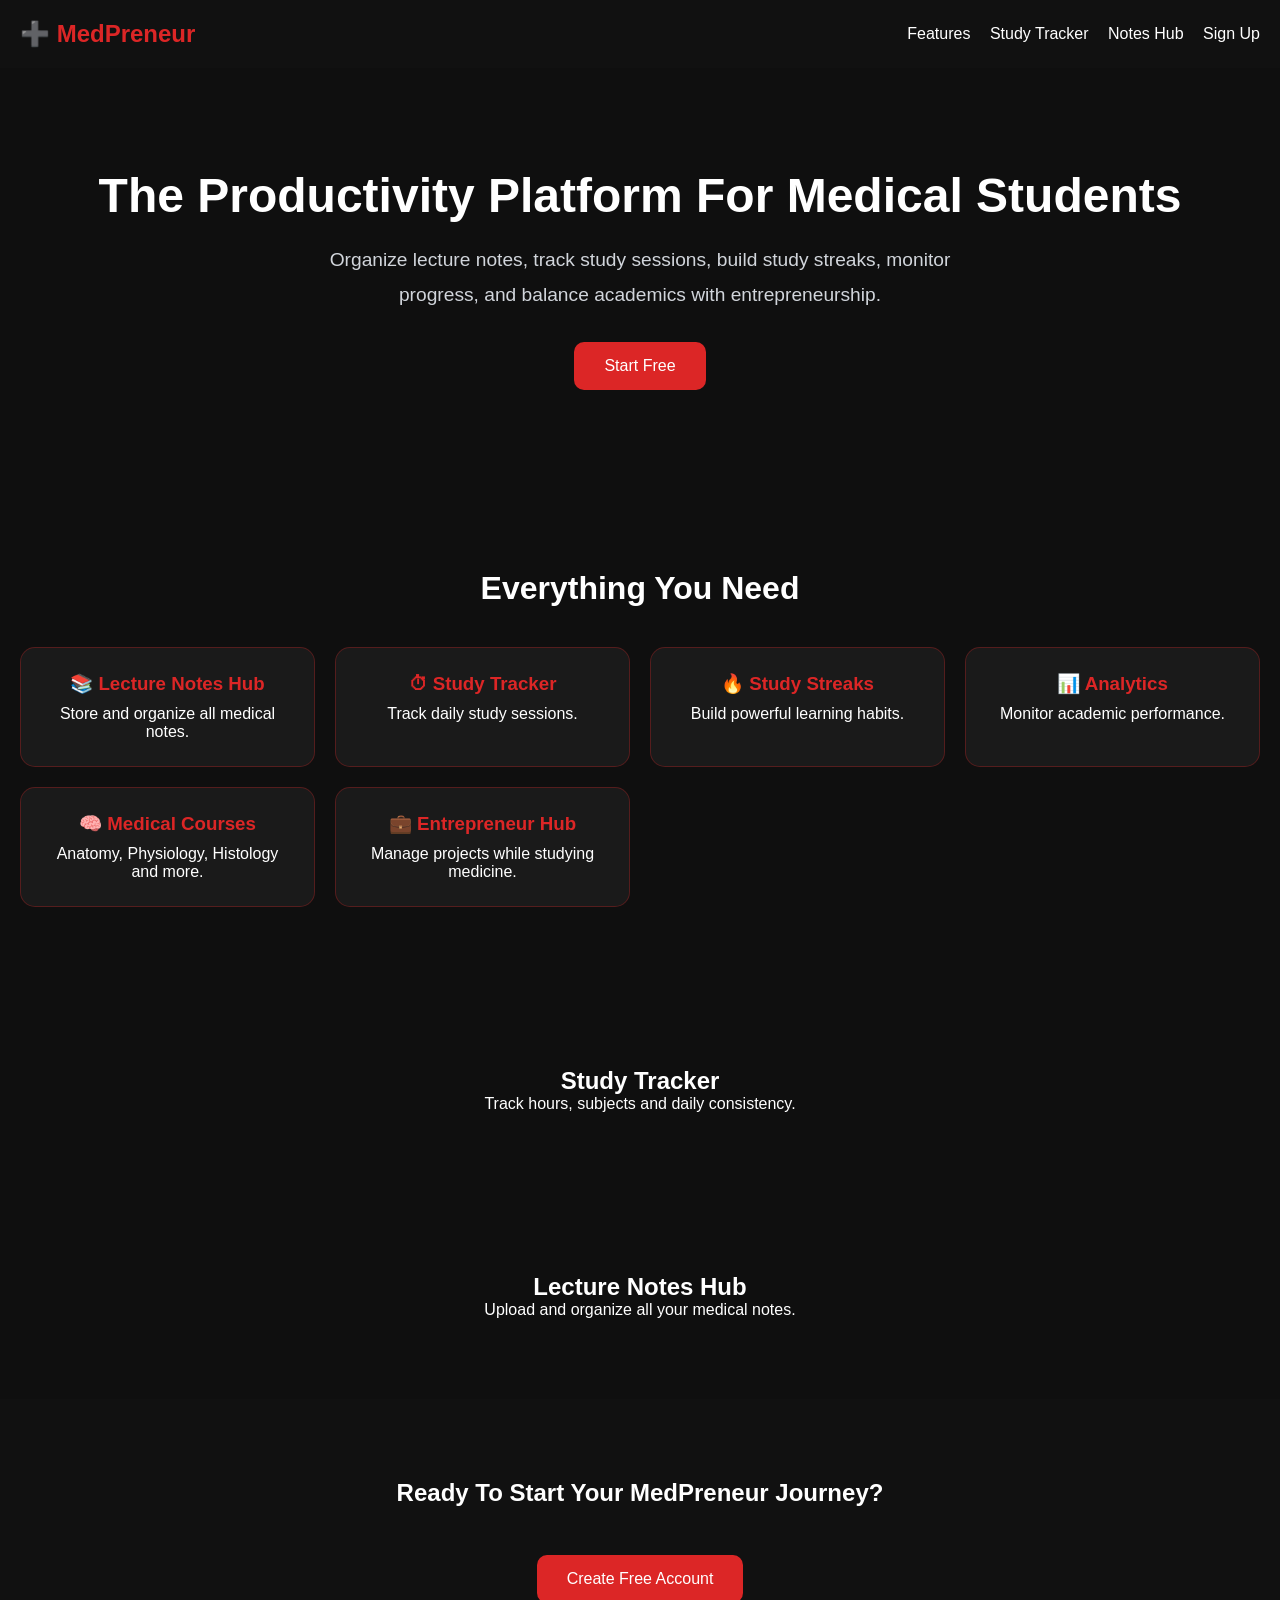
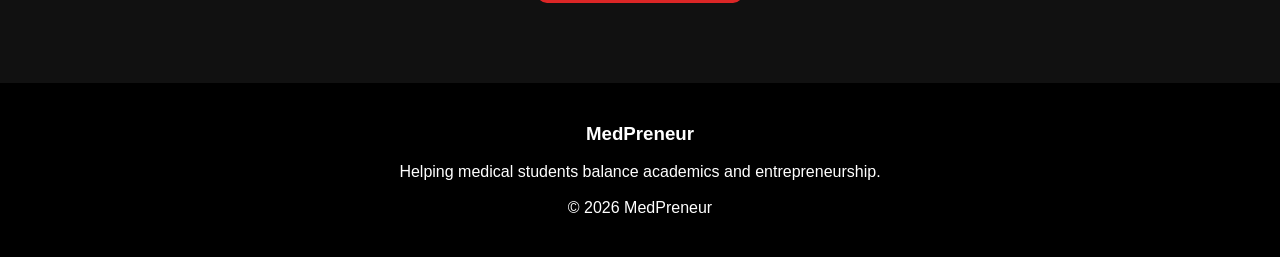
<file: index.html>
<!DOCTYPE html>
<html lang="en">
<head>
<meta charset="UTF-8">
<meta name="viewport" content="width=device-width, initial-scale=1.0">

<title>MedPreneur</title>

<style>

*{
margin:0;
padding:0;
box-sizing:border-box;
font-family:Arial,sans-serif;
}

body{
background:#0f0f0f;
color:white;
}

nav{
display:flex;
justify-content:space-between;
align-items:center;
padding:20px;
background:#111111;
}

.logo{
font-size:1.5rem;
font-weight:bold;
color:#dc2626;
}

nav a{
color:white;
text-decoration:none;
margin-left:15px;
}

nav a:hover{
color:#dc2626;
}

.hero{
padding:100px 20px;
text-align:center;
}

.hero h1{
font-size:3rem;
margin-bottom:20px;
}

.hero p{
max-width:700px;
margin:auto;
font-size:1.2rem;
line-height:1.8;
color:#d1d5db;
}

.cta-btn{
margin-top:30px;
padding:15px 30px;
background:#dc2626;
color:white;
border:none;
border-radius:10px;
font-size:1rem;
cursor:pointer;
}

.features{
padding:80px 20px;
text-align:center;
}

.features h2{
margin-bottom:40px;
font-size:2rem;
}

.feature-grid{
display:grid;
grid-template-columns:repeat(auto-fit,minmax(250px,1fr));
gap:20px;
}

.card{
background:#1a1a1a;
padding:25px;
border-radius:15px;
border:1px solid rgba(220,38,38,0.3);
}

.card h3{
margin-bottom:10px;
color:#dc2626;
}

.section{
padding:80px 20px;
text-align:center;
}

.cta{
padding:80px 20px;
text-align:center;
background:#111111;
}

footer{
padding:40px;
text-align:center;
background:black;
}

</style>

</head>
<body>

<nav>

<div class="logo">
➕ MedPreneur
</div>

<div>
<a href="#features">Features</a>
<a href="#study">Study Tracker</a>
<a href="#notes">Notes Hub</a>
<a href="signup.html">Sign Up</a>
</div>

</nav>

<section class="hero">

<h1>
The Productivity Platform For Medical Students
</h1>

<p>
Organize lecture notes, track study sessions,
build study streaks, monitor progress,
and balance academics with entrepreneurship.
</p>

<a href="signup.html">
<button class="cta-btn">
Start Free
</button>
</a>

</section>

<section class="features" id="features">

<h2>Everything You Need</h2>

<div class="feature-grid">

<div class="card">
<h3>📚 Lecture Notes Hub</h3>
<p>Store and organize all medical notes.</p>
</div>

<div class="card">
<h3>⏱ Study Tracker</h3>
<p>Track daily study sessions.</p>
</div>

<div class="card">
<h3>🔥 Study Streaks</h3>
<p>Build powerful learning habits.</p>
</div>

<div class="card">
<h3>📊 Analytics</h3>
<p>Monitor academic performance.</p>
</div>

<div class="card">
<h3>🧠 Medical Courses</h3>
<p>Anatomy, Physiology, Histology and more.</p>
</div>

<div class="card">
<h3>💼 Entrepreneur Hub</h3>
<p>Manage projects while studying medicine.</p>
</div>

</div>

</section>

<section class="section" id="study">

<h2>Study Tracker</h2>

<p>
Track hours, subjects and daily consistency.
</p>

</section>

<section class="section" id="notes">

<h2>Lecture Notes Hub</h2>

<p>
Upload and organize all your medical notes.
</p>

</section>

<section class="cta">

<h2>
Ready To Start Your MedPreneur Journey?
</h2>

<br>

<a href="signup.html">
<button class="cta-btn">
Create Free Account
</button>
</a>

</section>

<footer>

<h3>MedPreneur</h3>

<br>

<p>
Helping medical students balance academics and entrepreneurship.
</p>

<br>

<p>
© 2026 MedPreneur
</p>

</footer>

</body>
</html>
</file>
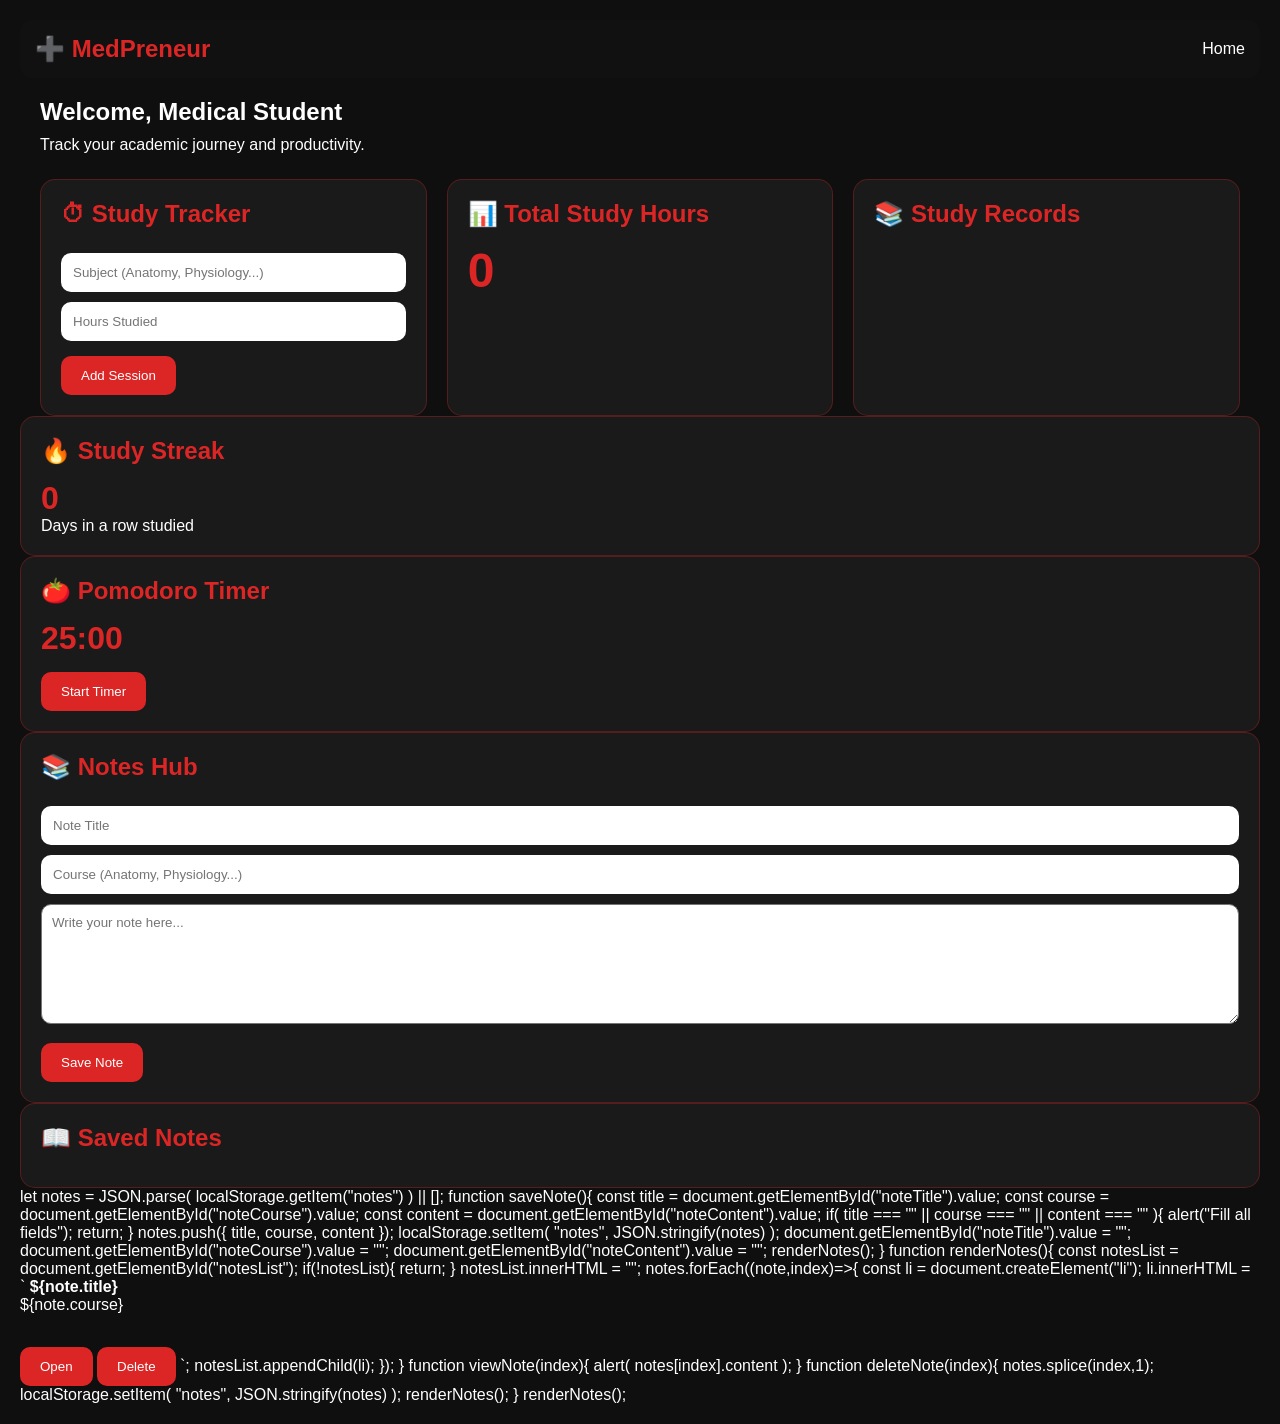
<file: dashboard.html>
<!DOCTYPE html>
<html lang="en">
<head>
<meta charset="UTF-8">
<meta name="viewport" content="width=device-width, initial-scale=1.0">
<title>MedPreneur Dashboard</title>

<style>

*{
margin:0;
padding:0;
box-sizing:border-box;
font-family:Arial,sans-serif;
}

body{
background:#0f0f0f;
color:white;
padding:20px;
}

nav{
display:flex;
justify-content:space-between;
align-items:center;
padding:15px;
background:#111;
border-radius:12px;
margin-bottom:20px;
}

.logo{
font-size:1.5rem;
font-weight:bold;
color:#dc2626;
}

.dashboard{
max-width:1200px;
margin:auto;
}

.dashboard h1{
margin-bottom:10px;
}

.dashboard-grid{
display:grid;
grid-template-columns:repeat(auto-fit,minmax(280px,1fr));
gap:20px;
margin-top:25px;
}

.dashboard-card{
background:#1a1a1a;
padding:20px;
border-radius:15px;
border:1px solid rgba(220,38,38,.3);
}

.dashboard-card h2{
margin-bottom:15px;
color:#dc2626;
}

input{
width:100%;
padding:12px;
border:none;
border-radius:10px;
margin-top:10px;
}

button{
margin-top:15px;
padding:12px 20px;
background:#dc2626;
color:white;
border:none;
border-radius:10px;
cursor:pointer;
}

button:hover{
background:#b91c1c;
}

#totalHours{
font-size:3rem;
color:#dc2626;
}

#studyList{
list-style:none;
margin-top:10px;
}

#studyList li{
padding:10px;
border-bottom:1px solid #333;
}

.stat{
font-size:2rem;
font-weight:bold;
color:#dc2626;
}

</style>
</head>

<body>

<nav>
<div class="logo">➕ MedPreneur</div>
<a href="index.html" style="color:white;text-decoration:none;">
Home
</a>
</nav>

<section class="dashboard">

<h1>
Welcome,
<span id="userName">
Medical Student
</span>
</h1>

<p>
Track your academic journey and productivity.
</p>

<div class="dashboard-grid">

<div class="dashboard-card">

<h2>⏱ Study Tracker</h2>

<input
type="text"
id="subject"
placeholder="Subject (Anatomy, Physiology...)"
>

<input
type="number"
id="hours"
placeholder="Hours Studied"
>

<button onclick="addStudySession()">
Add Session
</button>

</div>

<div class="dashboard-card">

<h2>📊 Total Study Hours</h2>

<div
class="stat"
id="totalHours"
>
0
</div>

</div>

<div class="dashboard-card">

<h2>📚 Study Records</h2>

<ul id="studyList"></ul>

</div>

</div>

</section>

<script>

const userName =
document.getElementById("userName");

userName.textContent =
localStorage.getItem("fullName")
|| "Medical Student";


let studySessions =
JSON.parse(
localStorage.getItem("studySessions")
)
|| [];


function addStudySession(){

const subject =
document.getElementById("subject").value;

const hours =
document.getElementById("hours").value;

if(subject === "" || hours === ""){

alert("Please fill all fields");

return;

}

studySessions.push({

subject:subject,

hours:Number(hours)

});

localStorage.setItem(
"studySessions",
JSON.stringify(studySessions)
);

document.getElementById("subject").value = "";
document.getElementById("hours").value = "";

renderStudyData();

}


function renderStudyData(){

const studyList =
document.getElementById("studyList");

const totalHours =
document.getElementById("totalHours");

studyList.innerHTML = "";

let total = 0;

studySessions.forEach((session,index)=>{

total += session.hours;

const li =
document.createElement("li");

li.innerHTML = `
${session.subject}
-
${session.hours} hrs

<button
style="
float:right;
padding:5px 10px;
margin-top:-5px;
"
onclick="deleteSession(${index})"
>
Delete
</button>
`;

studyList.appendChild(li);

});

totalHours.textContent = total;

}


function deleteSession(index){

studySessions.splice(index,1);

localStorage.setItem(
"studySessions",
JSON.stringify(studySessions)
);

renderStudyData();

}

renderStudyData();

</script>

</body>
</html>
<div class="dashboard-card">

<h2>🔥 Study Streak</h2>

<div class="stat" id="streakCount">
0
</div>

<p>Days in a row studied</p>

</div>

<div class="dashboard-card">

<h2>🍅 Pomodoro Timer</h2>

<div class="stat" id="timer">
25:00
</div>

<button onclick="startPomodoro()">
Start Timer
</button>

</div>
<div class="dashboard-card">

<h2>📚 Notes Hub</h2>

<input
type="text"
id="noteTitle"
placeholder="Note Title"
>

<input
type="text"
id="noteCourse"
placeholder="Course (Anatomy, Physiology...)"
>

<textarea
id="noteContent"
placeholder="Write your note here..."
style="
width:100%;
height:120px;
margin-top:10px;
padding:10px;
border-radius:10px;
"
></textarea>

<button onclick="saveNote()">
Save Note
</button>

</div>

<div class="dashboard-card">

<h2>📖 Saved Notes</h2>

<ul id="notesList"></ul>

</div>
let notes =
JSON.parse(
localStorage.getItem("notes")
)
|| [];


function saveNote(){

const title =
document.getElementById("noteTitle").value;

const course =
document.getElementById("noteCourse").value;

const content =
document.getElementById("noteContent").value;

if(
title === "" ||
course === "" ||
content === ""
){
alert("Fill all fields");
return;
}

notes.push({
title,
course,
content
});

localStorage.setItem(
"notes",
JSON.stringify(notes)
);

document.getElementById("noteTitle").value = "";
document.getElementById("noteCourse").value = "";
document.getElementById("noteContent").value = "";

renderNotes();

}


function renderNotes(){

const notesList =
document.getElementById("notesList");

if(!notesList){
return;
}

notesList.innerHTML = "";

notes.forEach((note,index)=>{

const li =
document.createElement("li");

li.innerHTML = `
<b>${note.title}</b>
<br>
${note.course}
<br><br>

<button
onclick="viewNote(${index})"
>
Open
</button>

<button
onclick="deleteNote(${index})"
>
Delete
</button>
`;

notesList.appendChild(li);

});

}


function viewNote(index){

alert(
notes[index].content
);

}


function deleteNote(index){

notes.splice(index,1);

localStorage.setItem(
"notes",
JSON.stringify(notes)
);

renderNotes();

}

renderNotes();
</file>
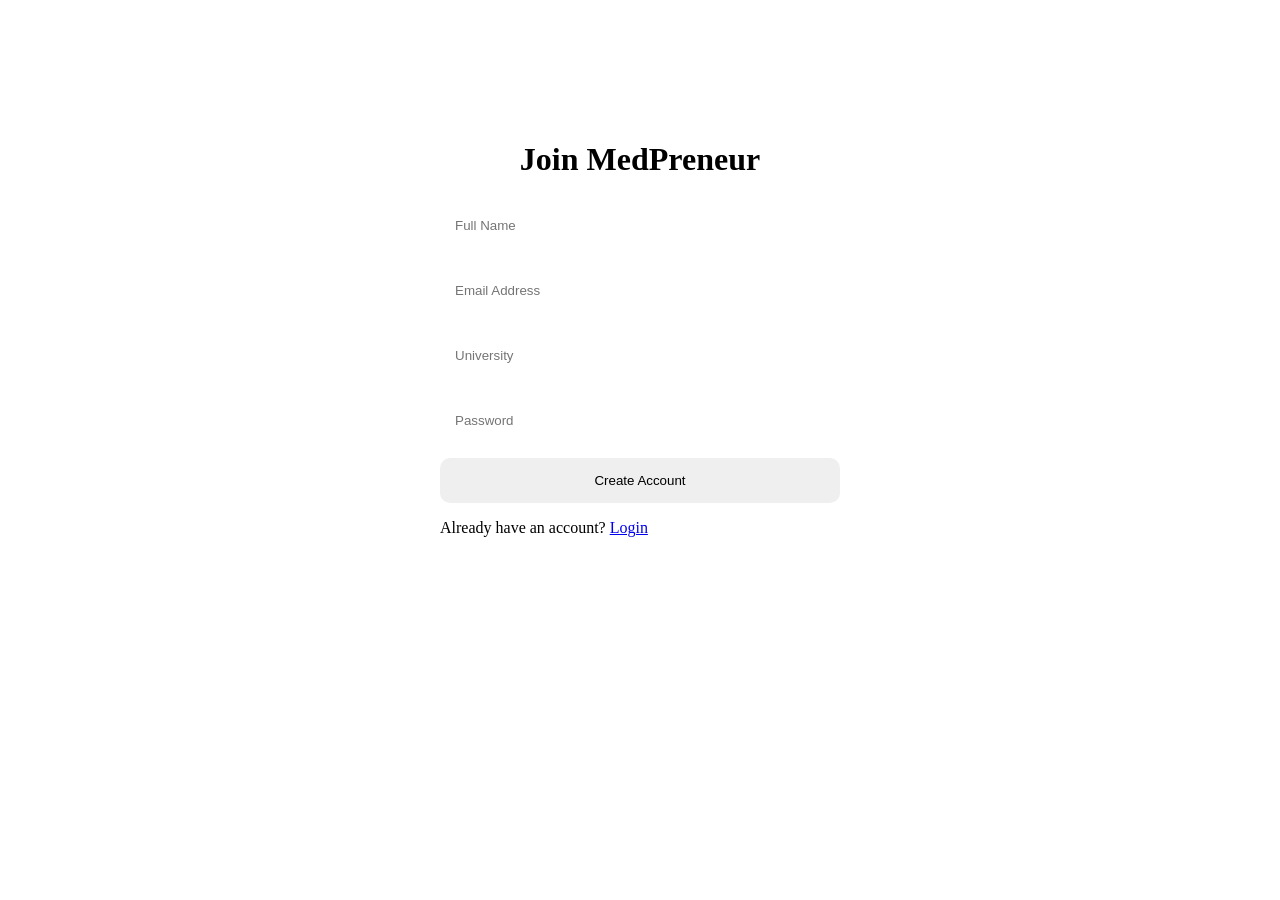
<file: signup.html>
<!DOCTYPE html>
<html lang="en">
<head>
<meta charset="UTF-8">
<meta name="viewport" content="width=device-width, initial-scale=1.0">
<title>Sign Up - MedPreneur</title>
<link rel="stylesheet" href="style.css">
</head>
<body>

<div class="auth-container">

    <h1>Join MedPreneur</h1>

    <form id="signupForm">

        <input type="text" id="name" placeholder="Full Name" required>

        <input type="email" id="email" placeholder="Email Address" required>

        <input type="text" id="university" placeholder="University" required>

        <input type="password" id="password" placeholder="Password" required>

        <button type="submit">
            Create Account
        </button>

    </form>

    <p>
        Already have an account?
        <a href="login.html">Login</a>
    </p>

</div>

<script src="script.js"></script>

</body>
</html>
</file>
<file: style.css>
nav{
    display:flex;
    flex-direction:column;
    align-items:center;
    gap:15px;
    padding:20px;
}

.links{
    display:flex;
    flex-wrap:wrap;
    justify-content:center;
    gap:15px;
}

.links a{
    color:white;
    text-decoration:none;
}
.auth-container{
    max-width:400px;
    margin:100px auto;
    padding:20px;
}

.auth-container h1{
    text-align:center;
    margin-bottom:20px;
}

.auth-container input{
    width:100%;
    padding:15px;
    margin-bottom:15px;
    border:none;
    border-radius:10px;
}

.auth-container button{
    width:100%;
    padding:15px;
    border:none;
    border-radius:10px;
    cursor:pointer;
}
.dashboard{
    padding:40px 20px;
    text-align:center;
}

.dashboard h1{
    font-size:2rem;
    margin-bottom:10px;
}

.dashboard-grid{
    display:grid;
    grid-template-columns:repeat(auto-fit,minmax(250px,1fr));
    gap:20px;
    margin-top:40px;
}

.dashboard-card{
    background:#111827;
    padding:25px;
    border-radius:15px;
    border:1px solid #2d3748;
}

.dashboard-card h2{
    margin-bottom:15px;
}

.dashboard-card button{
    margin-top:15px;
    padding:10px 20px;
    border:none;
    border-radius:8px;
    cursor:pointer;
    font-weight:bold;
}
input{
    width:100%;
    padding:12px;
    border-radius:10px;
    border:none;
    margin-top:5px;
}

#studyList{
    list-style:none;
    text-align:left;
    margin-top:15px;
}

#studyList li{
    padding:10px;
    border-bottom:1px solid #333;
}
textarea{
background:white;
color:black;
border:none;
}

#notesList{
list-style:none;
}

#notesList li{
padding:15px;
border-bottom:1px solid #333;
}
</file>
